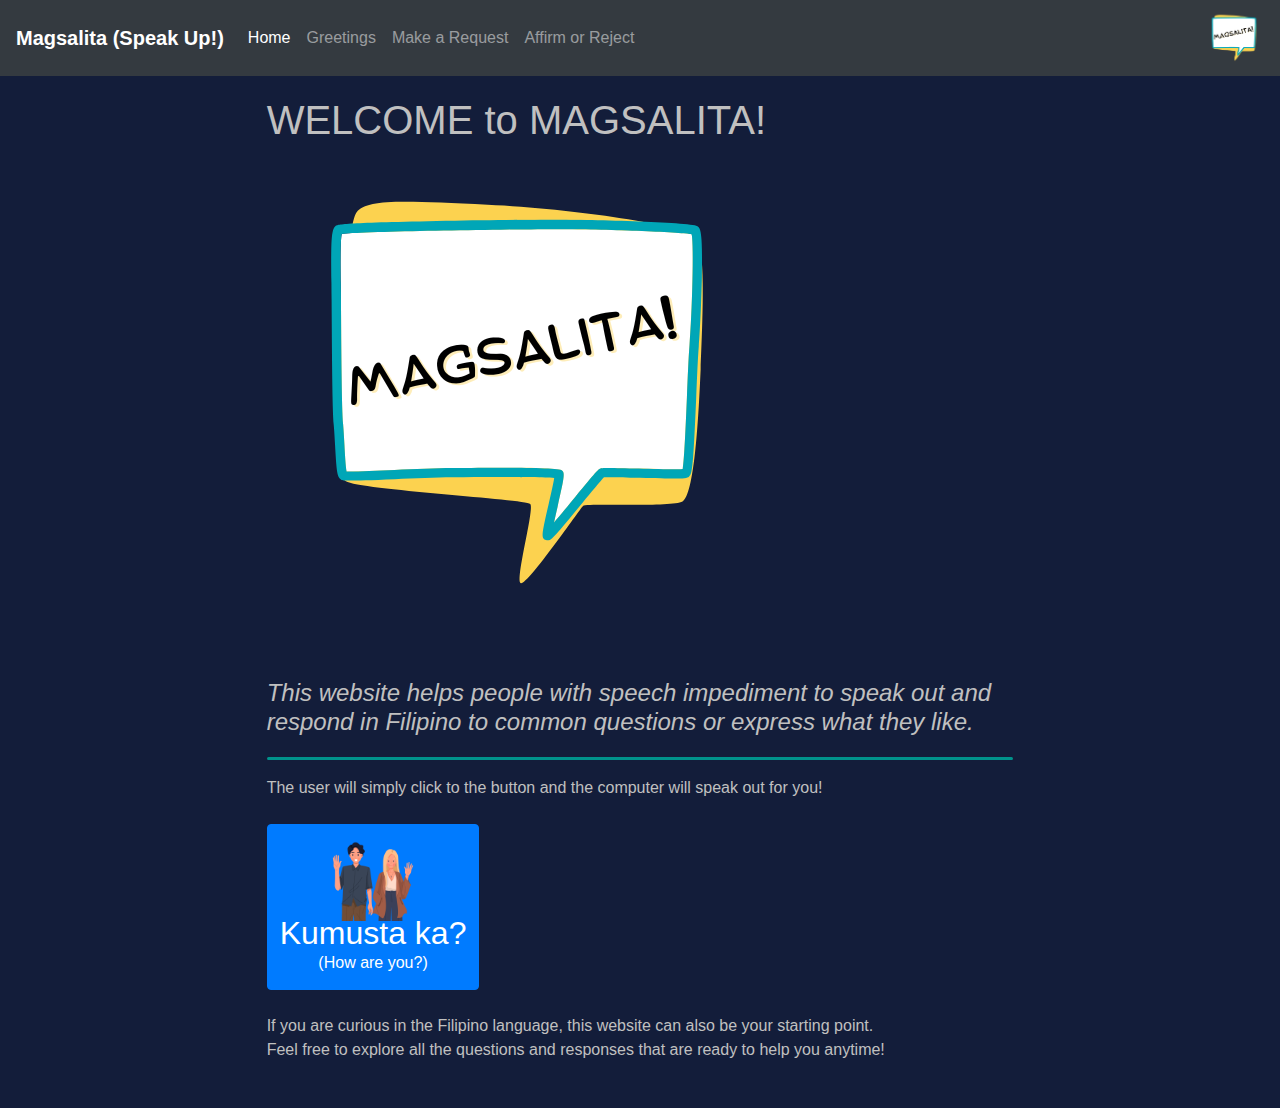
<file: index.html>
<!-- Main page -->
<!DOCTYPE html>

<html lang="en">
  <head>
    <link href="https://stackpath.bootstrapcdn.com/bootstrap/4.5.0/css/bootstrap.min.css" rel="stylesheet">
    <link href="styles.css" rel="stylesheet">
    <title>Magsalita | Home</title>
    <script>
    // Play a sound when a user clicks the button in the nav-bar.
    // Audio code learned about here: https://stackoverflow.com/questions/18826147/javascript-audio-play-on-click
    function play_sound(url) {
      new Audio(url).play();
    }
    </script>
  </head>
  <body>
    <!-- Navigation bar -->
    <nav class="navbar sticky-top navbar-expand-lg navbar-dark bg-dark">
      <a class="navbar-brand" href="index.html"><b>Magsalita (Speak Up!)</b></a>
      <button class="navbar-toggler" type="button" data-toggle="collapse" data-target="#navbarSupportedContent" aria-controls="navbarSupportedContent" aria-expanded="false" aria-label="Toggle navigation">

          <a class="navbar-brand" href="index.html">Home</a>
          <a class="navbar-brand" href="greeting.html">Greetings</a>
          <a class="navbar-brand" href="requesting.html">Make a Request</a>
          <a class="navbar-brand" href="affirming&rejecting.html">Affirm or Reject</a>

          <img src="image/magsalita.png" alt="magsalita.png" width="60">
      </button>

      <div class="collapse navbar-collapse" id="navbarSupportedContent">
        <ul class="navbar-nav mr-auto">
          <li class="nav-item active">
            <a class="nav-link" href="index.html">Home <span class="sr-only">(current)</span></a>
          </li>
          <li class="nav-item">
            <a class="nav-link" href="greeting.html">Greetings</a>
          </li>
          <li class="nav-item">
            <a class="nav-link" href="requesting.html">Make a Request</a>
          <li class="nav-item">
            <a class="nav-link" href="affirming&rejecting.html">Affirm or Reject</a>
          </li>
        </ul>
        <img src="image/magsalita.png" alt="magsalita.png" width="60">
      </div>
    </nav>

    <h1 style= "margin-left: 200pt;">WELCOME to MAGSALITA! <br>
      <img src="image/magsalita.png" alt="magsalita.png" >
    </h1>

    <h4 class="indent" style="margin-top: 25px; margin-bottom: 20px;"><em>This website helps people with speech impediment to speak out and respond in Filipino to common questions or express what they like.</em></h4>
    <hr class="solid">
    <p class="indent" style="padding-bottom: 30px">
        The user will simply click to the button and the computer will speak out for you!<br><br>
        <button onclick="play_sound('sound/kumusta.m4a')" type="button" class="btn btn-primary"><img src="image/kumusta ka.png" alt="kumusta ka.png" width="90"><h5><font size="+3">Kumusta ka?</font><br><font size="+0">(How are you?)</font></h5></button><br><br>

        If you are curious in the Filipino language, this website can also be your starting point.<br>
        Feel free to explore all the questions and responses that are ready to help you anytime!
    </p>
  </body>
</html>
</file>
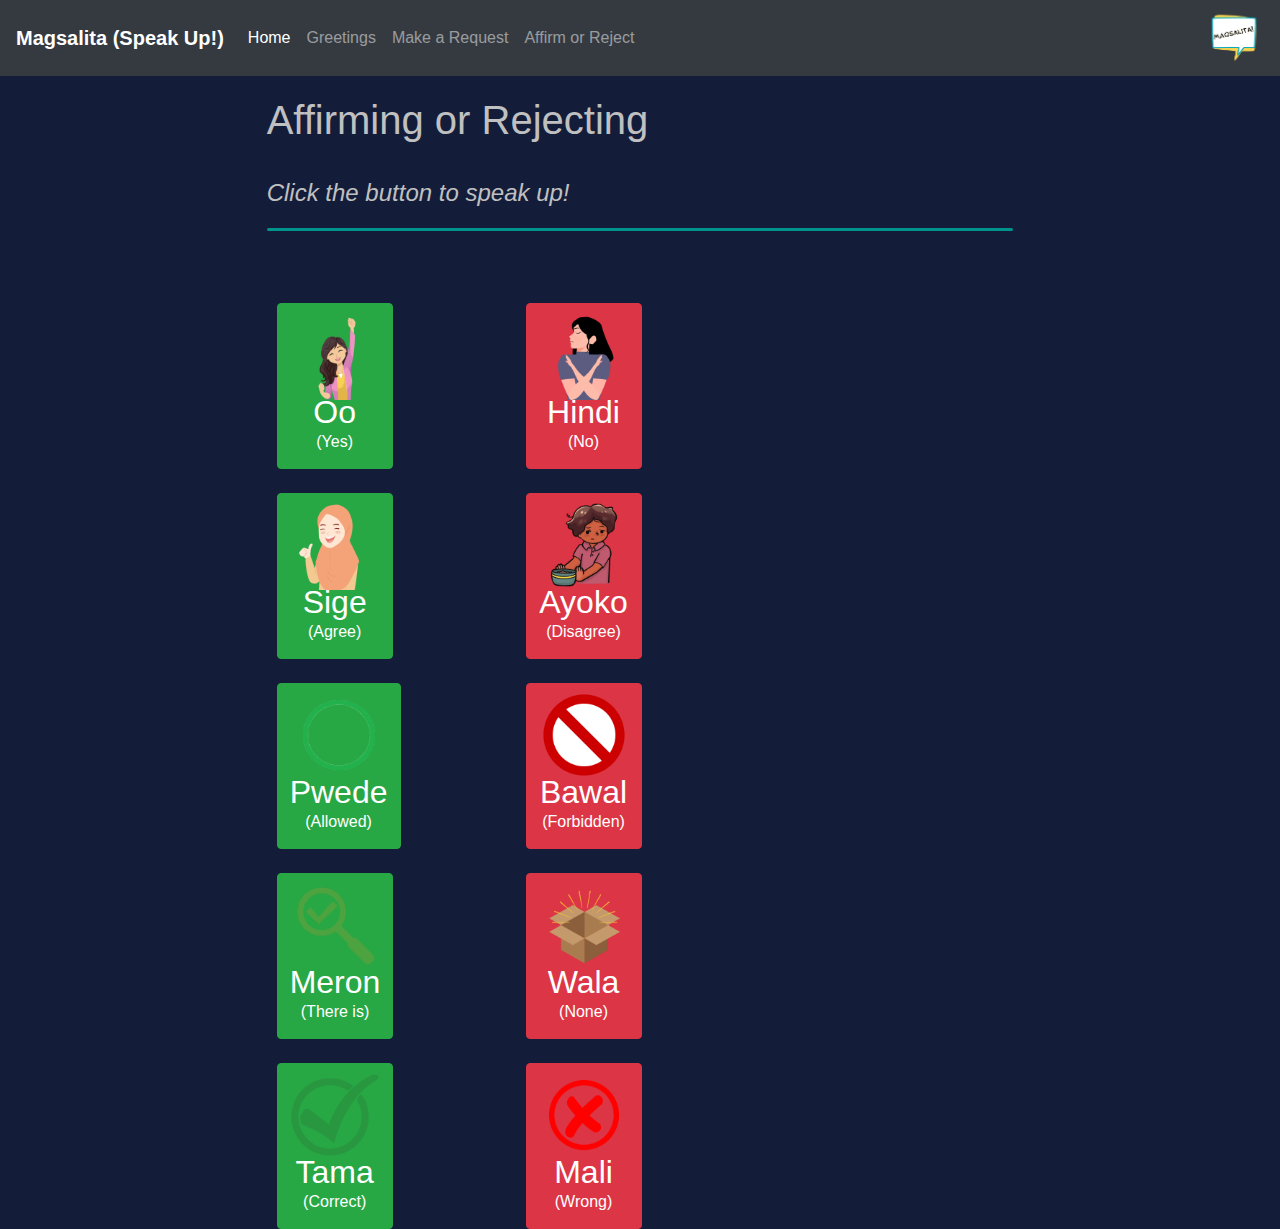
<file: affirming&rejecting.html>
<!-- Affirming & Rejecting -->
<!DOCTYPE html>

<html lang="en">
  <head>
    <link href="https://stackpath.bootstrapcdn.com/bootstrap/4.5.0/css/bootstrap.min.css" rel="stylesheet">
    <link href="styles.css" rel="stylesheet">
    <title>Magsalita | Home</title>
    <script>
    // Play a sound when a user clicks the button in the nav-bar.
    // Audio code learned about here: https://stackoverflow.com/questions/18826147/javascript-audio-play-on-click
    function play_sound(url) {
      new Audio(url).play();
    }
    </script>
  </head>
  <body>
    <!-- Navigation bar -->
    <nav class="navbar sticky-top navbar-expand-lg navbar-dark bg-dark">
      <a class="navbar-brand" href="index.html"><b>Magsalita (Speak Up!)</b></a>
      <button class="navbar-toggler" type="button" data-toggle="collapse" data-target="#navbarSupportedContent" aria-controls="navbarSupportedContent" aria-expanded="false" aria-label="Toggle navigation">

          <a class="navbar-brand" href="index.html">Home</a>
          <a class="navbar-brand" href="greeting.html">Greetings</a>
          <a class="navbar-brand" href="requesting.html">Make a Request</a>
          <a class="navbar-brand" href="affirming&rejecting.html">Affirm or Reject</a>

          <img src="image/magsalita.png" alt="magsalita.png" width="60">
      </button>

      <div class="collapse navbar-collapse" id="navbarSupportedContent">
        <ul class="navbar-nav mr-auto">
          <li class="nav-item active">
            <a class="nav-link" href="index.html">Home <span class="sr-only">(current)</span></a>
          </li>
          <li class="nav-item">
            <a class="nav-link" href="greeting.html">Greetings</a>
          </li>
          <li class="nav-item">
            <a class="nav-link" href="requesting.html">Make a Request</a>
          <li class="nav-item">
            <a class="nav-link" href="affirming&rejecting.html">Affirm or Reject</a>
          </li>
        </ul>
        <img src="image/magsalita.png" alt="magsalita.png" width="60">
      </div>
    </nav>


    <h1 style= "margin-left: 200pt;">Affirming or Rejecting</h1>
    <h4 class="indent" style="margin-top: 25px; margin-bottom: 20px;"><em>Click the button to speak up!</em></h4>
    <hr class="solid">
    <p class="indent" style="padding-bottom: 30px">
      <div class="indent">
        <div class="column">
          <button onclick="play_sound('sound/oo.m4a')" type="button" class="btn btn-success"><img src="image/Oo.png" alt="oo.png" width="90"><h5><font size="+3">Oo</font><br><font size="+0">(Yes)</font></h5></button><br><br>
          <button onclick="play_sound('sound/sige.m4a')" type="button" class="btn btn-success"><img src="image/Sige.png" alt="sige.png" width="90"><h5><font size="+3">Sige</font><br><font size="+0">(Agree)</font></h5></button><br><br>
          <button onclick="play_sound('sound/pwede.m4a')" type="button" class="btn btn-success"><img src="image/pwede.png" alt="pwede.png" width="90"><h5><font size="+3">Pwede</font><br><font size="+0">(Allowed)</font></h5></button><br><br>
          <button onclick="play_sound('sound/meron.m4a')" type="button" class="btn btn-success"><img src="image/meron.png" alt="meron.png" width="90"><h5><font size="+3">Meron</font><br><font size="+0">(There is)</font></h5></button><br><br>
          <button onclick="play_sound('sound/tama.m4a')" type="button" class="btn btn-success"><img src="image/tama.png" alt="tama.png" width="90"><h5><font size="+3">Tama</font><br><font size="+0">(Correct)</font></h5></button><br><br>
        </div>
        <div class="column">
          <button onclick="play_sound('sound/hindi.m4a')" type="button" class="btn btn-danger"><img src="image/hindi.png" alt="hindi.png" width="90"><h5><font size="+3">Hindi</font><br><font size="+0">(No)</font></h5></button><br><br>
          <button onclick="play_sound('sound/ayoko.m4a')" type="button" class="btn btn-danger"><img src="image/ayoko.png" alt="ayoko.png" width="90"><h5><font size="+3">Ayoko</font><br><font size="+0">(Disagree)</font></h5></button><br><br>
          <button onclick="play_sound('sound/bawal.m4a')" type="button" class="btn btn-danger"><img src="image/bawal.png" alt="bawal.png" width="90"><h5><font size="+3">Bawal</font><br><font size="+0">(Forbidden)</font></h5></button><br><br>
          <button onclick="play_sound('sound/wala.m4a')" type="button" class="btn btn-danger"><img src="image/wala.png" alt="wala.png" width="90"><h5><font size="+3">Wala</font><br><font size="+0">(None)</font></h5></button><br><br>
          <button onclick="play_sound('sound/mali.m4a')" type="button" class="btn btn-danger"><img src="image/mali.png" alt="mali.png" width="90"><h5><font size="+3">Mali</font><br><font size="+0">(Wrong)</font></h5></button><br><br>
        </div>
      </div>

    </p>
  </body>
</html>
</file>
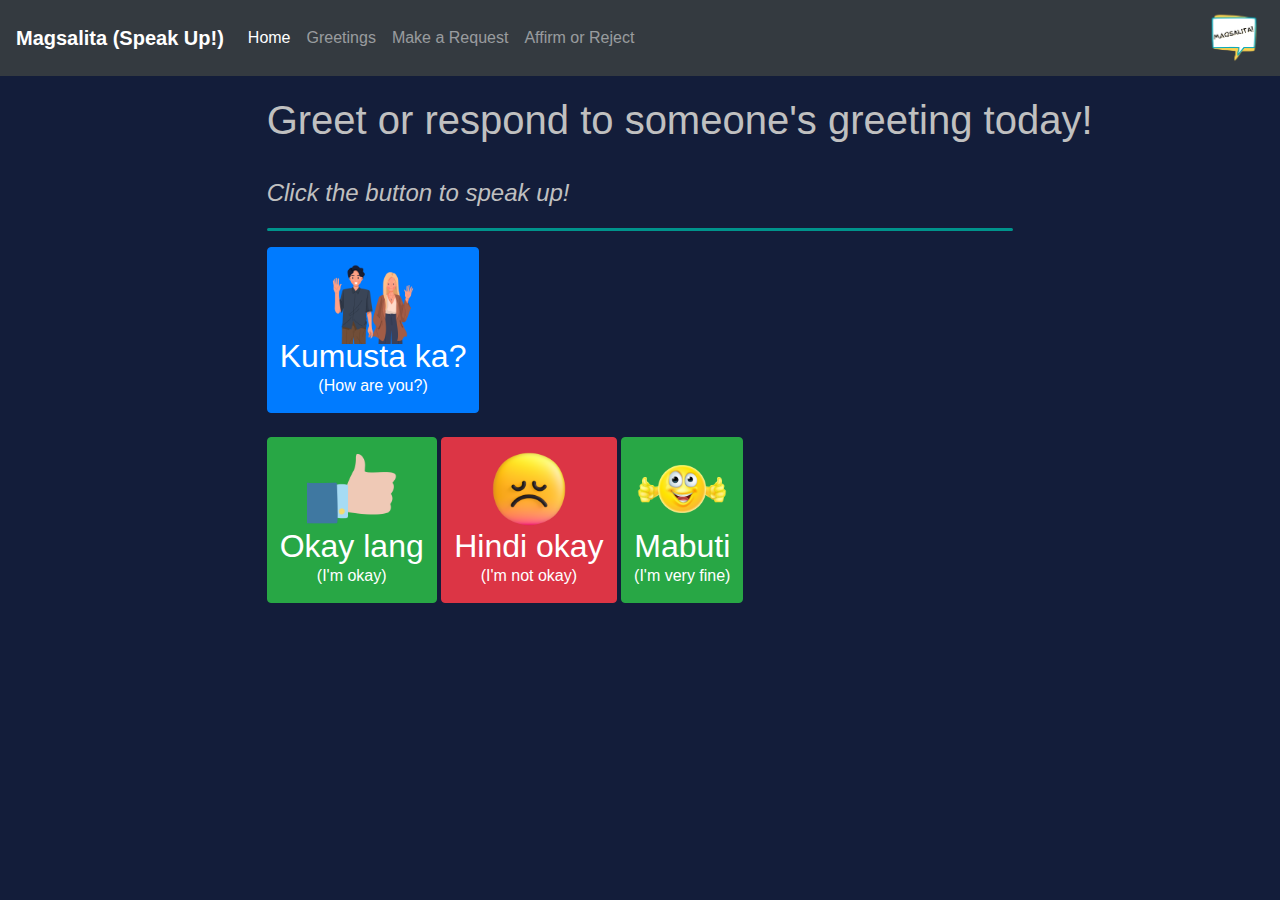
<file: greeting.html>
<!-- Greeting! -->
<!DOCTYPE html>

<html lang="en">
  <head>
    <link href="https://stackpath.bootstrapcdn.com/bootstrap/4.5.0/css/bootstrap.min.css" rel="stylesheet">
    <link href="styles.css" rel="stylesheet">
    <title>Magsalita | Home</title>
    <script>
    // Play a sound when a user clicks the button in the nav-bar.
    // Audio code learned about here: https://stackoverflow.com/questions/18826147/javascript-audio-play-on-click
    function play_sound(url) {
      new Audio(url).play();
    }
    </script>
  </head>
  <body>
    <!-- Navigation bar -->
    <nav class="navbar sticky-top navbar-expand-lg navbar-dark bg-dark">
      <a class="navbar-brand" href="index.html"><b>Magsalita (Speak Up!)</b></a>
      <button class="navbar-toggler" type="button" data-toggle="collapse" data-target="#navbarSupportedContent" aria-controls="navbarSupportedContent" aria-expanded="false" aria-label="Toggle navigation">


          <a class="navbar-brand" href="index.html">Home</a>
          <a class="navbar-brand" href="greeting.html">Greetings</a>
          <a class="navbar-brand" href="requesting.html">Make a Request</a>
          <a class="navbar-brand" href="affirming&rejecting.html">Affirm or Reject</a>

          <img src="image/magsalita.png" alt="magsalita.png" width="60">
      </button>

      <div class="collapse navbar-collapse" id="navbarSupportedContent">
        <ul class="navbar-nav mr-auto">
          <li class="nav-item active">
            <a class="nav-link" href="index.html">Home <span class="sr-only">(current)</span></a>
          </li>
          <li class="nav-item">
            <a class="nav-link" href="greeting.html">Greetings</a>
          </li>
          <li class="nav-item">
            <a class="nav-link" href="requesting.html">Make a Request</a>
          <li class="nav-item">
            <a class="nav-link" href="affirming&rejecting.html">Affirm or Reject</a>
          </li>
        </ul>
        <img src="image/magsalita.png" alt="magsalita.png" width="60">
      </div>
    </nav>

    <h1 style= "margin-left: 200pt;">Greet or respond to someone's greeting today!</h1>
    <h4 class="indent" style="margin-top: 25px; margin-bottom: 20px;"><em>Click the button to speak up!</em></h4>
    <hr class="solid">
    <p class="indent" style="padding-bottom: 30px">
        <button onclick="play_sound('sound/kumusta.m4a')" type="button" class="btn btn-primary"><img src="image/kumusta ka.png" alt="kumusta ka.png" width="90"><h5><font size="+3">Kumusta ka?</font><br><font size="+0">(How are you?)</font></h5></button>
<br><br>

        <button onclick="play_sound('sound/okay lang.m4a')" type="button" class="btn btn-success"><img src="image/okay lang.png" alt="okay lang.png" width="90"><h5><font size="+3">Okay lang</font><br><font size="+0">(I'm okay)</font></h5></button>
        <button onclick="play_sound('sound/hindi okay.m4a')" type="button" class="btn btn-danger"><img src="image/hindi okay.png" alt="hindi okay.png" width="90"><h5><font size="+3">Hindi okay</font><br><font size="+0">(I'm not okay)</font></h5></button>
        <button onclick="play_sound('sound/mabuti.m4a')" type="button" class="btn btn-success"><img src="image/mabuti.png" alt="mabuti.png" width="90"><h5><font size="+3">Mabuti</font><br><font size="+0">(I'm very fine)</font></h5></button>

    </p>
  </body>
</html>
</file>
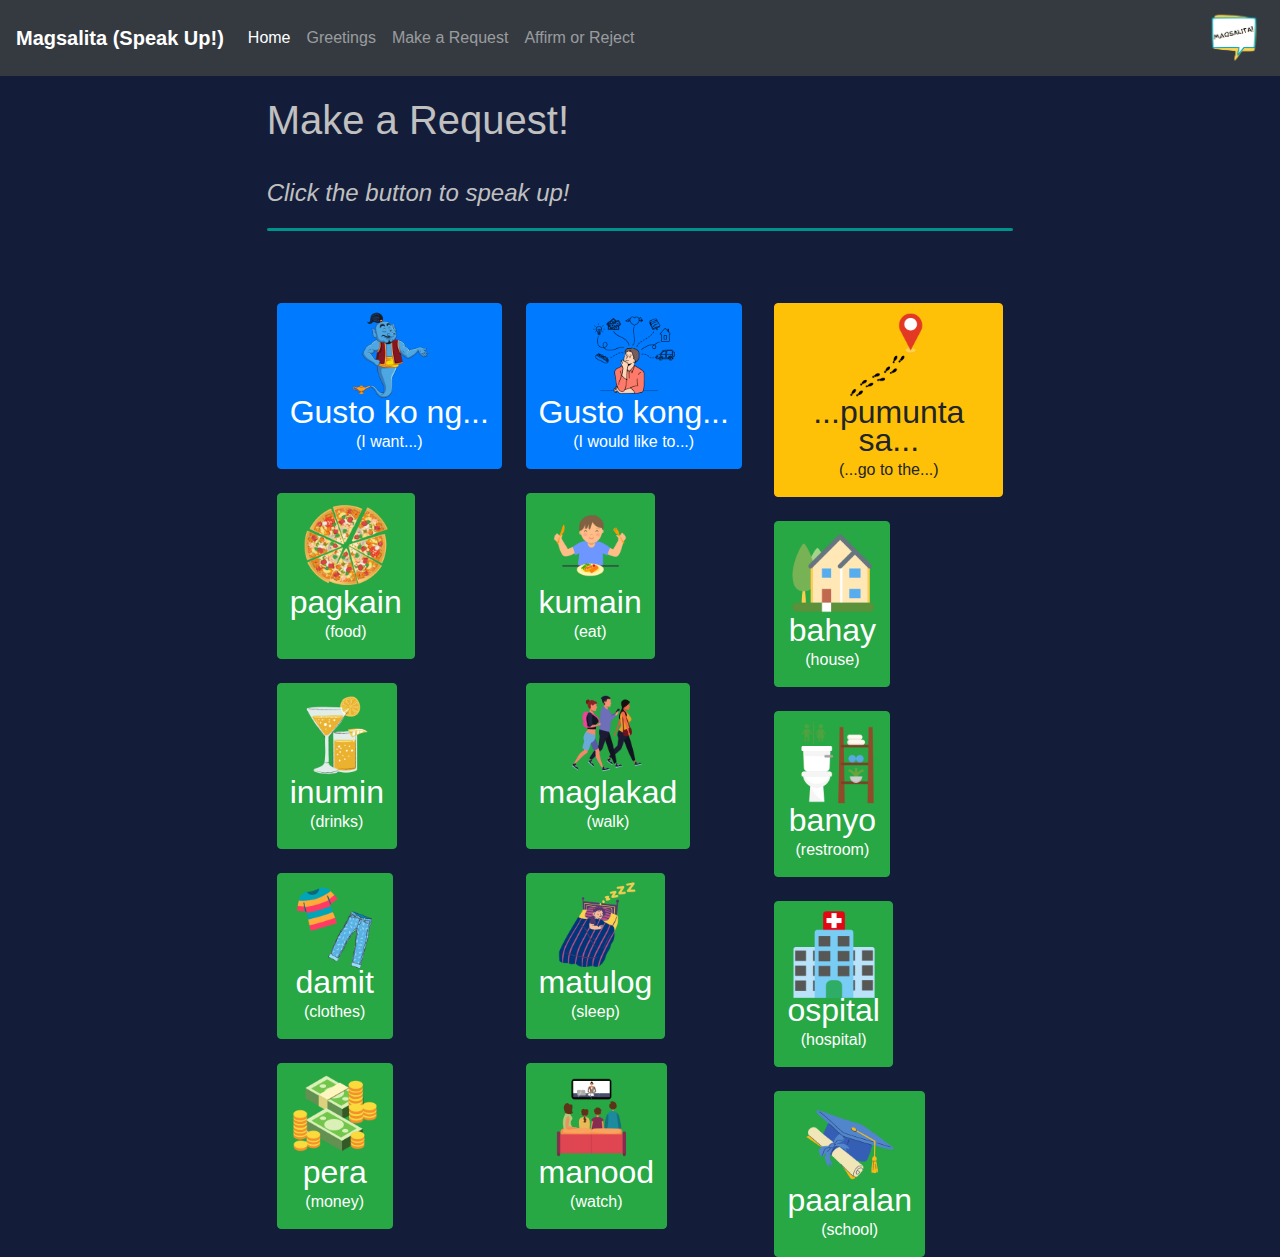
<file: requesting.html>
<!-- Requesting -->
<!DOCTYPE html>

<html lang="en">
  <head>
    <link href="https://stackpath.bootstrapcdn.com/bootstrap/4.5.0/css/bootstrap.min.css" rel="stylesheet">
    <link href="styles.css" rel="stylesheet">
    <title>Magsalita | Home</title>
    <script>
    // Play a sound when a user clicks the button in the nav-bar.
    // Audio code learned about here: https://stackoverflow.com/questions/18826147/javascript-audio-play-on-click
    function play_sound(url) {
      new Audio(url).play();
    }
    </script>
  </head>
  <body>
    <!-- Navigation bar -->
    <nav class="navbar sticky-top navbar-expand-lg navbar-dark bg-dark">
      <a class="navbar-brand" href="index.html"><b>Magsalita (Speak Up!)</b></a>
      <button class="navbar-toggler" type="button" data-toggle="collapse" data-target="#navbarSupportedContent" aria-controls="navbarSupportedContent" aria-expanded="false" aria-label="Toggle navigation">
          <a class="navbar-brand" href="index.html">Home</a>
          <a class="navbar-brand" href="greeting.html">Greetings</a>
          <a class="navbar-brand" href="requesting.html">Make a Request</a>
          <a class="navbar-brand" href="affirming&rejecting.html">Affirm or Reject</a>

          <img src="image/magsalita.png" alt="magsalita.png" width="60">
      </button>

      <div class="collapse navbar-collapse" id="navbarSupportedContent">
        <ul class="navbar-nav mr-auto">
          <li class="nav-item active">
            <a class="nav-link" href="index.html">Home <span class="sr-only">(current)</span></a>
          </li>
          <li class="nav-item">
            <a class="nav-link" href="greeting.html">Greetings</a>
          </li>
          <li class="nav-item">
            <a class="nav-link" href="requesting.html">Make a Request</a>
          <li class="nav-item">
            <a class="nav-link" href="affirming&rejecting.html">Affirm or Reject</a>
          </li>
        </ul>
        <img src="image/magsalita.png" alt="magsalita.png" width="60">
      </div>
    </nav>




    <h1 style= "margin-left: 200pt;">Make a Request!</h1>
    <h4 class="indent" style="margin-top: 25px; margin-bottom: 20px;"><em>Click the button to speak up!</em></h4>
    <hr class="solid">
    <p class="indent" style="padding-bottom: 30px">

      <div class="indent">
        <div class="column">
          <button onclick="play_sound('sound/gusto ko ng.m4a')" type="button" class="btn btn-primary"><img src="image/gusto ko ng.png" alt="gusto ko ng.png" width="90"><h5><font size="+3">Gusto ko ng...</font><br><font size="+0">(I want...)</font></h5></button><br><br>
          <button onclick="play_sound('sound/pagkain.m4a')" type="button" class="btn btn-success"><img src="image/pagkain.png" alt="pagkain.png" width="90"><h5><font size="+3">pagkain</font><br><font size="+0">(food)</font></h5></button><br><br>
          <button onclick="play_sound('sound/inumin.m4a')" type="button" class="btn btn-success"><img src="image/inumin.png" alt="inumin.png" width="90"><h5><font size="+3">inumin</font><br><font size="+0">(drinks)</font></h5></button><br><br>
          <button onclick="play_sound('sound/damit.m4a')" type="button" class="btn btn-success"><img src="image/damit.png" alt="damit.png" width="90"><h5><font size="+3">damit</font><br><font size="+0">(clothes)</font></h5></button><br><br>
          <button onclick="play_sound('sound/pera.m4a')" type="button" class="btn btn-success"><img src="image/pera.png" alt="pera.png" width="90"><h5><font size="+3">pera</font><br><font size="+0">(money)</font></h5></button><br><br>
        </div>
        <div class="column">
          <button onclick="play_sound('sound/gusto kong.m4a')" type="button" class="btn btn-primary"><img src="image/gusto kong.png" alt="gusto kong.png" width="90"><h5><font size="+3">Gusto kong...</font><br><font size="+0">(I would like to...)</font></h5></button><br><br>
          <button onclick="play_sound('sound/kumain.m4a')" type="button" class="btn btn-success"><img src="image/kumain.png" alt="kumain.png" width="90"><h5><font size="+3">kumain</font><br><font size="+0">(eat)</font></h5></button><br><br>
          <button onclick="play_sound('sound/maglakad.m4a')" type="button" class="btn btn-success"><img src="image/maglakad.png" alt="maglakad.png" width="90"><h5><font size="+3">maglakad</font><br><font size="+0">(walk)</font></h5></button><br><br>
          <button onclick="play_sound('sound/matulog.m4a')" type="button" class="btn btn-success"><img src="image/matulog.png" alt="matulog.png" width="90"><h5><font size="+3">matulog</font><br><font size="+0">(sleep)</font></h5></button><br><br>
          <button onclick="play_sound('sound/manood.m4a')" type="button" class="btn btn-success"><img src="image/manood.png" alt="manood.png" width="90"><h5><font size="+3">manood</font><br><font size="+0">(watch)</font></h5></button><br><br>
        </div>
        <div class="column">
          <button onclick="play_sound('sound/pumunta sa.m4a')" type="button" class="btn btn-warning"><img src="image/pumunta sa.png" alt="pumunta sa.png" width="90"><h5><font size="+3">...pumunta sa...</font><br><font size="+0">(...go to the...)</font></h5></button><br><br>
          <button onclick="play_sound('sound/bahay.m4a')" type="button" class="btn btn-success"><img src="image/bahay.png" alt="bahay.png" width="90"><h5><font size="+3">bahay</font><br><font size="+0">(house)</font></h5></button><br><br>
          <button onclick="play_sound('sound/banyo.m4a')" type="button" class="btn btn-success"><img src="image/banyo.png" alt="banyo.png" width="90"><h5><font size="+3">banyo</font><br><font size="+0">(restroom)</font></h5></button><br><br>
          <button onclick="play_sound('sound/ospital.m4a')" type="button" class="btn btn-success"><img src="image/ospital.png" alt="ospital.png" width="90"><h5><font size="+3">ospital</font><br><font size="+0">(hospital)</font></h5></button><br><br>
          <button onclick="play_sound('sound/paaralan.m4a')" type="button" class="btn btn-success"><img src="image/paaralan.png" alt="paaralan.png" width="90"><h5><font size="+3">paaralan</font><br><font size="+0">(school)</font></h5></button><br><br>

        </div>
      </div>



    </p>
  </body>
</html>
</file>
<file: styles.css>
/* Stylesheet for Pigs for Noobs! website. */
/* General indentation. */
.indent
{
    margin-left: 200pt;
    margin-right: 200pt;
    padding-bottom: 0px;
    padding-right: 0px;
    border-radius: 0px;
}
h1
{
    margin-left: 200pt;
    padding-top: 20px;
    padding-bottom: 0px;
    padding-right: 0px;
    border-radius: 0px;
}
h4
{
    margin-left: 200pt;
    padding-top: 10px;
    padding-bottom: 0px;
    padding-right: 0px;
    border-radius: 0px;
}

p
{
    margin-left: 200pt;
    margin-right: 200pt;
    padding-bottom: 0px;
    padding-right: 0px;
    border-radius: 0px;
}
/* Indents an image. */
.indent_img
{
    margin-top: 20px;
    margin-left: 200pt;
    margin-right: 200pt;
    border: 2px solid grey;
    border-radius: 8px;
}
body
{
    color: silver;
    background-color: #131D3A;
}
/* Solid border. */
hr.solid
{
    margin-left: 200pt;
    margin-right: 200pt;
    border-top: 3px solid #00938B;
    border-radius: 5px;
}

h5
{
    line-height: 120%;
}

.row:after
{
    content: "";
    display: table;
    clear: both;
  }

.column {
    float: left;
    width: 33.33%;
    padding: 10px;
    height: 300px;
}
</file>
